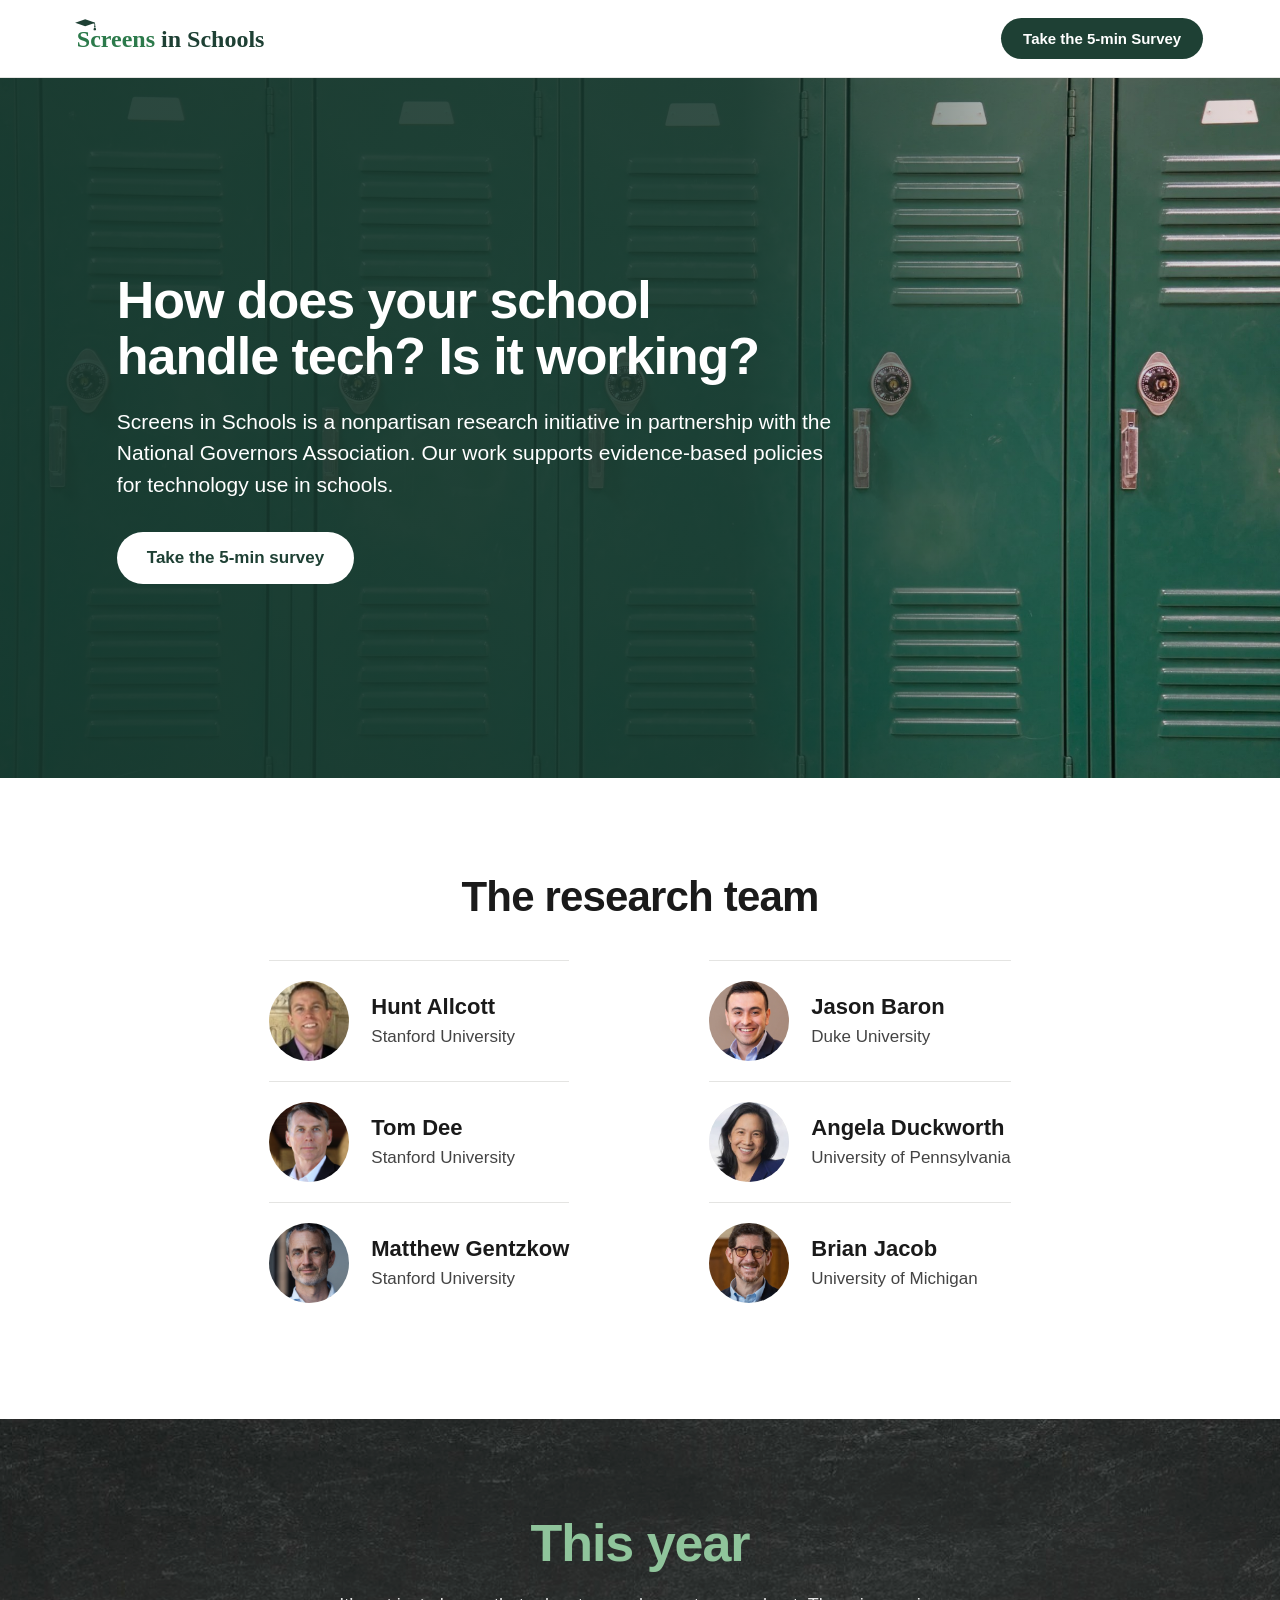
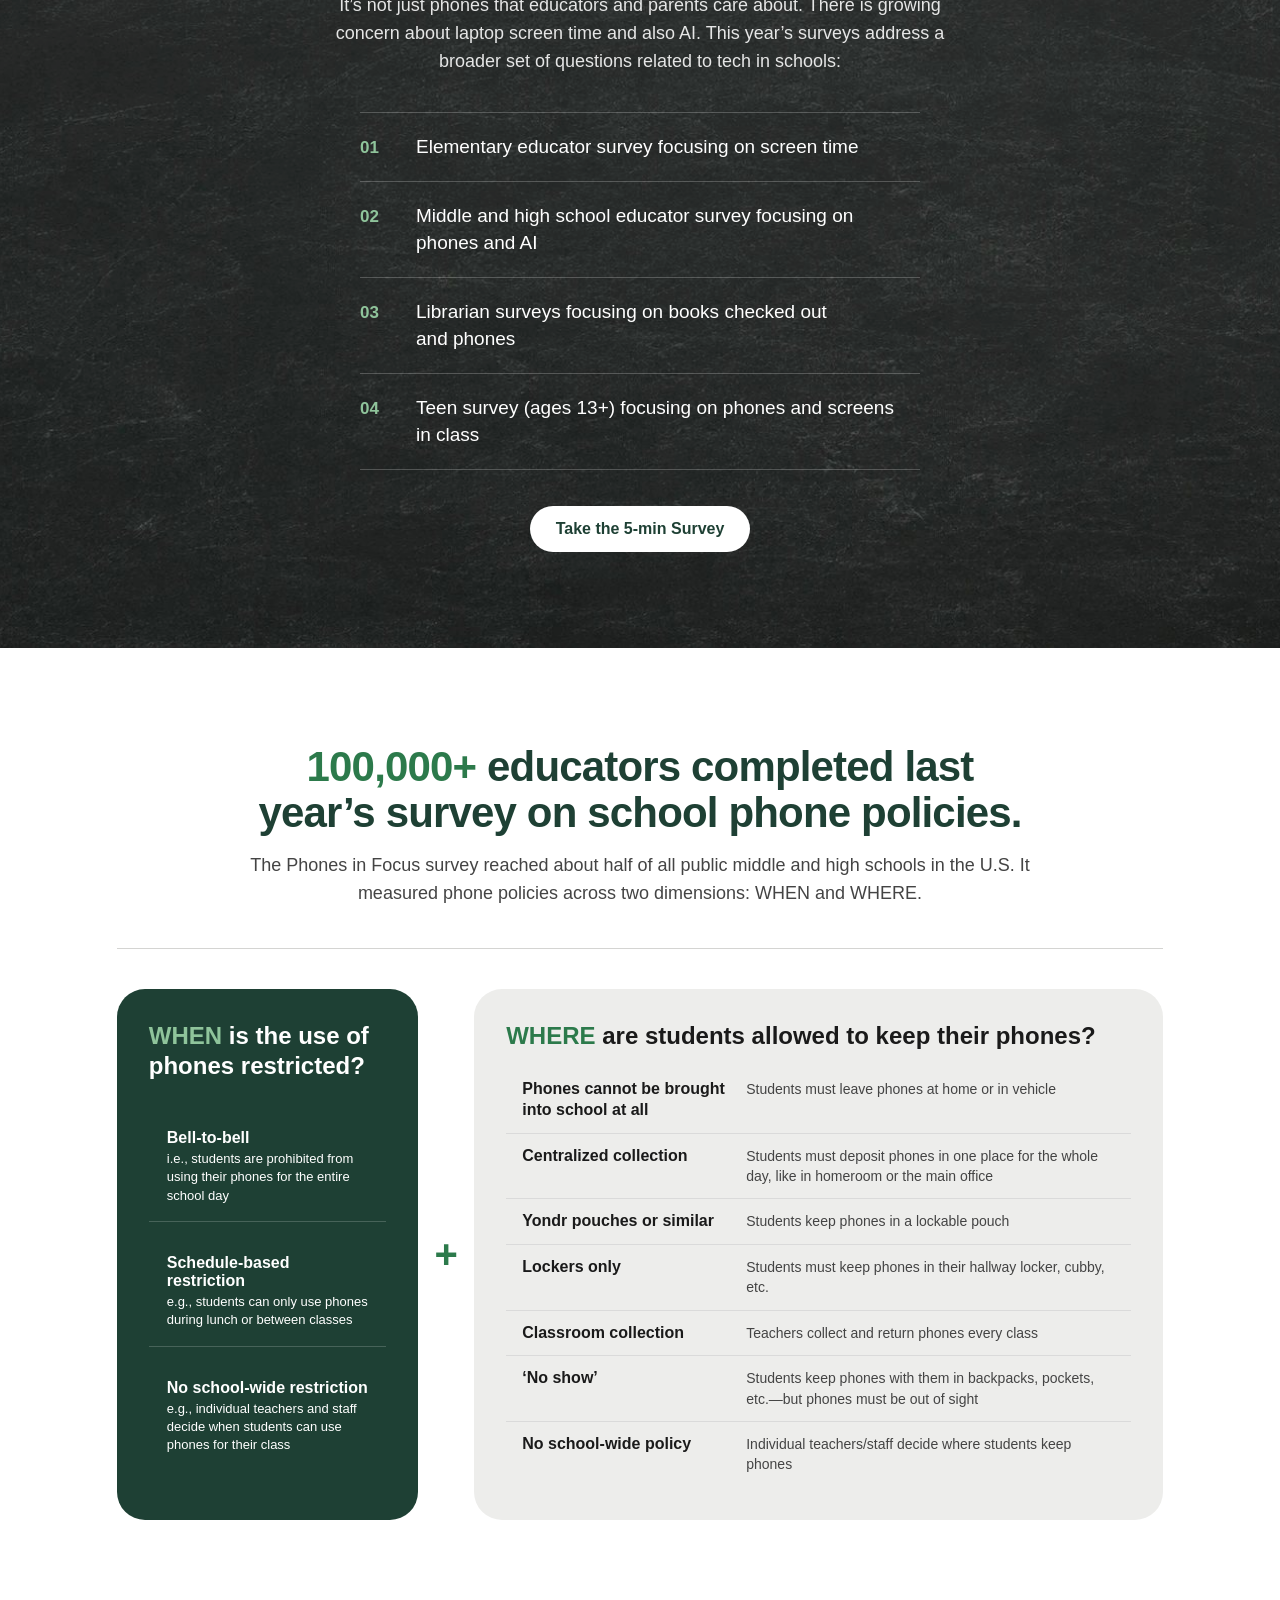
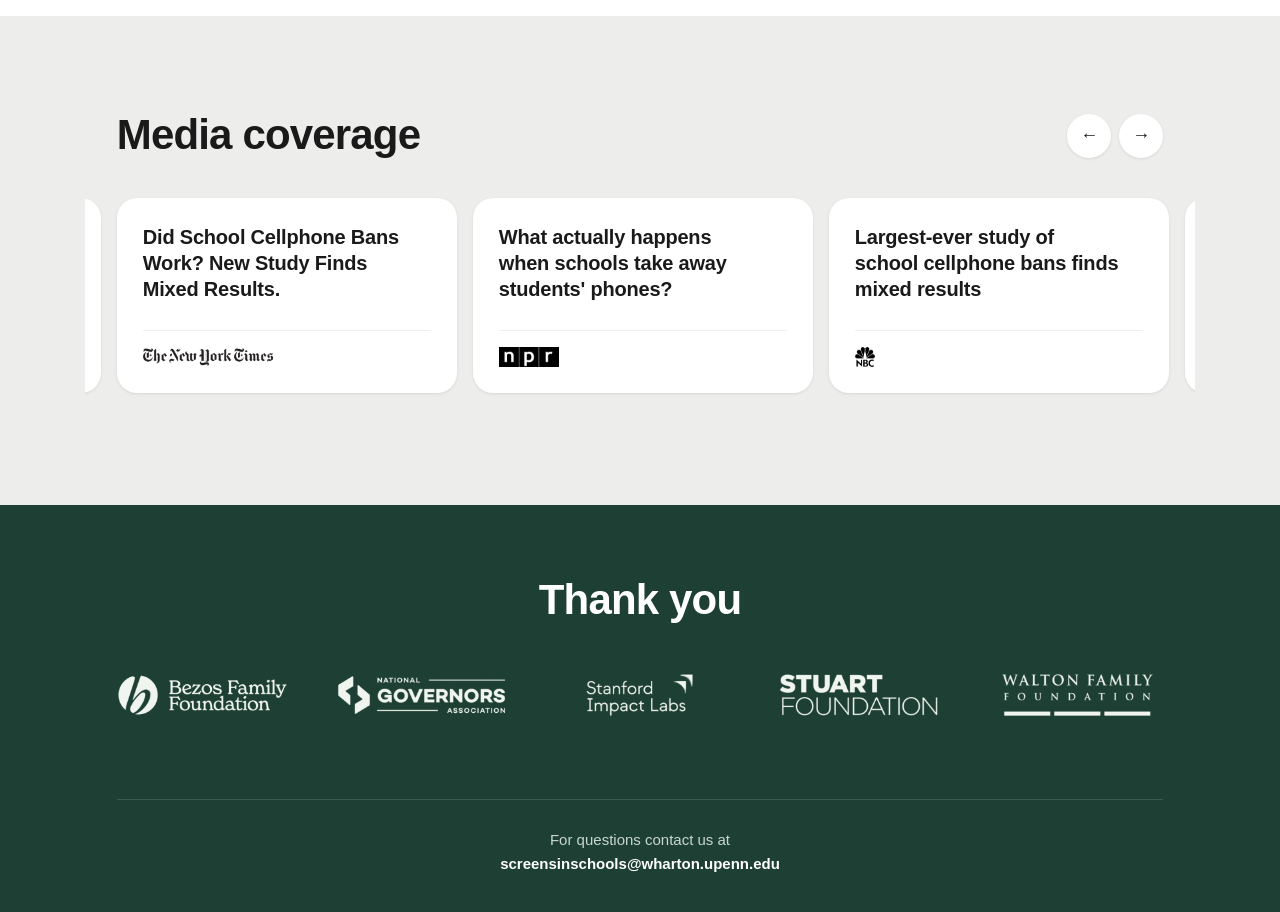
<file: site/about/index.html>
<!DOCTYPE html>
<html lang="en" id="top">
<head>
<meta charset="utf-8">
<meta name="viewport" content="width=device-width, initial-scale=1">
<title>Screens in Schools | Research on tech policy in K-12 schools</title>
<meta name="description" content="Screens in Schools is a nonpartisan research initiative in partnership with the National Governors Association. Our work supports evidence-based policies for technology use in schools.">
<link rel="canonical" href="https://screensinschools.org/about/">
<meta name="robots" content="index, follow">
<meta name="theme-color" content="#1E4034">

<!-- Social sharing (Facebook, LinkedIn, Slack, iMessage) -->
<meta property="og:type" content="website">
<meta property="og:site_name" content="Screens in Schools">
<meta property="og:title" content="Screens in Schools">
<meta property="og:description" content="How does your school handle tech? Is it working? A nonpartisan research initiative in partnership with the National Governors Association.">
<meta property="og:url" content="https://screensinschools.org/about/">
<meta property="og:image" content="https://screensinschools.org/about/assets/social-card.jpg">
<meta property="og:image:width" content="1200">
<meta property="og:image:height" content="630">
<meta property="og:image:alt" content="Screens in Schools logo">
<meta name="twitter:card" content="summary_large_image">
<meta name="twitter:title" content="Screens in Schools">
<meta name="twitter:description" content="How does your school handle tech? Is it working? A nonpartisan research initiative in partnership with the National Governors Association.">
<meta name="twitter:image" content="https://screensinschools.org/about/assets/social-card.jpg">

<!-- Structured data for search engines -->
<script type="application/ld+json">
{
  "@context": "https://schema.org",
  "@type": "ResearchOrganization",
  "name": "Screens in Schools",
  "alternateName": "Phones in Focus",
  "url": "https://screensinschools.org/about/",
  "logo": "https://screensinschools.org/about/assets/favicon-mark-512.png",
  "description": "A nonpartisan research initiative in partnership with the National Governors Association. Our work supports evidence-based policies for technology use in schools.",
  "email": "screensinschools@wharton.upenn.edu",
  "parentOrganization": { "@type": "CollegeOrUniversity", "name": "University of Pennsylvania" },
  "member": [
    { "@type": "Person", "name": "Hunt Allcott", "affiliation": "Stanford University" },
    { "@type": "Person", "name": "Jason Baron", "affiliation": "Duke University" },
    { "@type": "Person", "name": "Tom Dee", "affiliation": "Stanford University" },
    { "@type": "Person", "name": "Angela Duckworth", "affiliation": "University of Pennsylvania" },
    { "@type": "Person", "name": "Matthew Gentzkow", "affiliation": "Stanford University" },
    { "@type": "Person", "name": "Brian Jacob", "affiliation": "University of Michigan" }
  ]
}
</script>
<link rel="icon" type="image/png" sizes="64x64" href="assets/favicon-mark-64.png">
<link rel="icon" type="image/png" sizes="512x512" href="assets/favicon-mark-512.png">
<link rel="apple-touch-icon" href="assets/favicon-mark-512.png">
<link rel="preload" as="image" href="assets/hero-lockers-bank.jpg">
<link rel="stylesheet" href="styles.css">
</head>
<body>
<div class="page">

  <!-- 1. Header -->
  <header class="site-header">
    <div class="header-inner">
      <a class="brand" href="#top" aria-label="Screens in Schools">
        <span class="wordmark"><span class="wm-green">Screens</span><span class="wm-forest"> in Schools</span></span>
        <svg class="cap" viewBox="0 0 96 46" width="28.4" height="13.7" aria-hidden="true"><path d="M48 4 L82 16 L48 28 L14 16 Z" fill="currentColor"></path><circle cx="48" cy="13" r="2.5" fill="currentColor"></circle><path d="M48 13 C60 13.5 73 15 79.5 17.5 C80.3 21 80.5 24 80.5 27" stroke="currentColor" stroke-width="3" fill="none" stroke-linecap="round"></path><circle cx="80.5" cy="29.5" r="2.8" fill="currentColor"></circle><path d="M78.5 33 C76.5 35.5 76 38 76.3 40 C76.3 42.5 84.7 42.5 84.7 40 C85 38 84.5 35.5 82.5 33 Z" fill="currentColor"></path></svg>
      </a>
      <a class="pill pill-forest pill-header js-survey-url" href="https://screensinschools.org/?utm_source=sis&amp;utm_medium=web&amp;utm_campaign=about-page" target="_blank" rel="noopener"><span class="cta-long">Take the 5-min Survey</span><span class="cta-short">Take the Survey</span></a>
    </div>
  </header>

  <!-- 2. Hero -->
  <section class="hero" data-screen-label="Hero">
    <div class="hero-bg" aria-hidden="true"></div>
    <div class="hero-shade" aria-hidden="true"></div>
    <div class="wrap hero-inner">
      <div class="hero-text">
        <h1>How does your school handle tech? Is it working?</h1>
        <p>Screens in Schools is a nonpartisan research initiative in partnership with the National Governors Association. Our work supports evidence-based policies for technology use in schools.</p>
        <div class="hero-actions">
          <a class="pill pill-white pill-hero js-survey-url" href="https://screensinschools.org/?utm_source=sis&amp;utm_medium=web&amp;utm_campaign=about-page" target="_blank" rel="noopener">Take the 5-min survey</a>
        </div>
      </div>
    </div>
  </section>


  <!-- 7. Research team -->
  <section id="team" class="team wrap" data-screen-label="Team">
    <h2 class="team-h2">The research team</h2>
    <div id="team-grid" class="team-grid">
      <a href="https://allcott.people.stanford.edu/" target="_blank" rel="noopener"><span class="avatar"><img src="assets/team/allcott.png" alt="" style="--x:60%;--y:45%;--z:1.35"></span><span class="person"><span class="person-name">Hunt Allcott</span><span class="person-aff">Stanford University</span></span></a>
      <a href="https://scholars.duke.edu/person/jason.baron" target="_blank" rel="noopener"><span class="avatar"><img src="assets/team/baron.png" alt="" style="--x:50%;--y:50%;--z:1.1"></span><span class="person"><span class="person-name">Jason Baron</span><span class="person-aff">Duke University</span></span></a>
      <a href="https://ed.stanford.edu/faculty/tdee" target="_blank" rel="noopener"><span class="avatar"><img src="assets/team/dee.png" alt="" style="--x:50%;--y:50%;--z:1.3"></span><span class="person"><span class="person-name">Tom Dee</span><span class="person-aff">Stanford University</span></span></a>
      <a href="https://psychology.sas.upenn.edu/people/angela-duckworth" target="_blank" rel="noopener"><span class="avatar"><img src="assets/team/duckworth.png" alt="" style="--x:0%;--y:0%;--z:1"></span><span class="person"><span class="person-name">Angela Duckworth</span><span class="person-aff">University of Pennsylvania</span></span></a>
      <a href="https://economics.stanford.edu/people/matthew-gentzkow" target="_blank" rel="noopener"><span class="avatar"><img src="assets/team/gentzkow.png" alt="" style="--x:70%;--y:0%;--z:1.1"></span><span class="person"><span class="person-name">Matthew Gentzkow</span><span class="person-aff">Stanford University</span></span></a>
      <a href="https://fordschool.umich.edu/faculty/brian-jacob" target="_blank" rel="noopener"><span class="avatar"><img src="assets/team/jacob.png" alt="" style="--x:50%;--y:50%;--z:1.05"></span><span class="person"><span class="person-name">Brian Jacob</span><span class="person-aff">University of Michigan</span></span></a>
    </div>
  </section>

  <!-- 6. This year: centered blurb, numbered list, button -->
  <section id="survey-wrap" class="next" data-screen-label="Survey">
    <div class="wrap next-body">
      <div class="next-head">
        <h2 class="next-h2">This year</h2>
        <p class="next-lead">It’s not just phones that educators and parents care about. There is growing concern about laptop screen time and also AI. This year’s surveys address a broader set of questions related to tech in schools:</p>
      </div>
      <ol class="kf-list next-list">
        <li><div class="kf-row"><span class="kf-n">01</span><span class="kf-text">Elementary educator survey focusing on screen time</span></div></li>
        <li><div class="kf-row"><span class="kf-n">02</span><span class="kf-text">Middle and high school educator survey focusing on phones and AI</span></div></li>
        <li><div class="kf-row"><span class="kf-n">03</span><span class="kf-text">Librarian surveys focusing on books checked out and phones</span></div></li>
        <li><div class="kf-row"><span class="kf-n">04</span><span class="kf-text">Teen survey (ages 13+) focusing on phones and screens in class</span></div></li>
      </ol>
      <div class="kf-actions next-actions"><a class="pill pill-white pill-report js-survey-url" href="https://screensinschools.org/?utm_source=sis&amp;utm_medium=web&amp;utm_campaign=about-page" target="_blank" rel="noopener">Take the 5-min Survey</a></div>
    </div>
  </section>

  <!-- 4. The study -->
  <section id="policies" class="study" data-screen-label="The study">
    <div class="wrap study-inner">
      <div id="studyhead" class="study-head">
        <h2 class="study-h2"><span class="study-num">100,000+</span> <span class="study-word">educators</span> <span class="study-rest">completed last year’s survey on school phone policies.</span></h2>
        <p class="study-lead">The Phones in Focus survey reached about half of all public middle and high schools in the U.S. It measured phone policies across two dimensions: WHEN and WHERE.</p>
        <div class="study-rule"></div>
      </div>

      <div id="builder" class="builder">
        <div class="card card-when">
          <h3 class="card-title"><span class="when-word">WHEN</span> is the use of phones restricted?</h3>
          <div class="when-list">
            <div class="when-opt"><div class="opt-label">Bell-to-bell</div><div class="opt-def">i.e., students are prohibited from using their phones for the entire school day</div></div>
            <div class="when-opt"><div class="opt-label">Schedule-based restriction</div><div class="opt-def">e.g., students can only use phones during lunch or between classes</div></div>
            <div class="when-opt"><div class="opt-label">No school-wide restriction</div><div class="opt-def">e.g., individual teachers and staff decide when students can use phones for their class</div></div>
          </div>
        </div>
        <div id="plus" class="plus" aria-hidden="true">+</div>
        <div class="card card-where">
          <h3 class="card-title"><span class="where-word">WHERE</span> are students allowed to keep their phones?</h3>
          <div class="where-list">
            <div class="where-opt"><b>Phones cannot be brought into school at all</b><span>Students must leave phones at home or in vehicle</span></div>
            <div class="where-opt"><b>Centralized collection</b><span>Students must deposit phones in one place for the whole day, like in homeroom or the main office</span></div>
            <div class="where-opt"><b>Yondr pouches or similar</b><span>Students keep phones in a lockable pouch</span></div>
            <div class="where-opt"><b>Lockers only</b><span>Students must keep phones in their hallway locker, cubby, etc.</span></div>
            <div class="where-opt"><b>Classroom collection</b><span>Teachers collect and return phones every class</span></div>
            <div class="where-opt"><b>‘No show’</b><span>Students keep phones with them in backpacks, pockets, etc.—but phones must be out of sight</span></div>
            <div class="where-opt"><b>No school-wide policy</b><span>Individual teachers/staff decide where students keep phones</span></div>
          </div>
        </div>
      </div>

    </div>
  </section>




  <!-- 8. Media coverage -->
  <section id="news" class="news" data-screen-label="News">
    <div class="wrap news-inner">
      <div class="news-head">
        <h2>Media coverage</h2>
        <div class="news-arrows">
          <button type="button" class="news-arrow" id="news-prev" aria-label="Previous article" aria-controls="news-grid">←</button>
          <button type="button" class="news-arrow" id="news-next" aria-label="Next article" aria-controls="news-grid">→</button>
        </div>
      </div>
      <div id="news-grid" class="news-rail">
        <a class="news-card" href="https://www.nytimes.com/2026/05/04/us/did-school-cellphone-bans-study.html" target="_blank" rel="noopener"><div class="news-headline">Did School Cellphone Bans Work? New Study Finds Mixed Results.</div><div class="news-logo"><img loading="lazy" src="assets/news/nyt.png" alt="New York Times"></div></a>
        <a class="news-card" href="https://www.npr.org/2026/05/04/nx-s1-5810191/what-actually-happens-when-schools-take-away-students-phones" target="_blank" rel="noopener"><div class="news-headline">What actually happens when schools take away students' phones?</div><div class="news-logo"><img loading="lazy" src="assets/news/npr.png" alt="NPR"></div></a>
        <a class="news-card" href="https://www.nbcnews.com/tech/tech-news/largest-ever-study-school-cell-phone-bans-finds-mixed-results-rcna343761" target="_blank" rel="noopener"><div class="news-headline">Largest-ever study of school cellphone bans finds mixed results</div><div class="news-logo"><img loading="lazy" src="assets/news/nbc.png" alt="NBC News"></div></a>
        <a class="news-card" href="https://www.wsj.com/us-news/education/school-phone-ban-effectiveness-4dd792c2" target="_blank" rel="noopener"><div class="news-headline">More Schools Are Imposing Phone Bans. Do They Really Work?</div><div class="news-logo"><img loading="lazy" src="assets/news/wsj.png" alt="Wall Street Journal"></div></a>
        <a class="news-card" href="https://apnews.com/article/schools-cell-phone-bans-study-findings-aa47a0f655d922be9069dc9e1191683e" target="_blank" rel="noopener"><div class="news-headline">Five Things to Know About Largest Cell Phone Ban Study</div><div class="news-logo"><img loading="lazy" src="assets/news/ap.png" alt="AP"></div></a>
      </div>
    </div>
  </section>

  <!-- 9. Partners -->
  <section id="partners-band" class="partners-band" data-screen-label="Partners">
    <div class="wrap partners-inner">
      <h2>Thank you</h2>
      <div id="partners" class="partners">
        <div><img loading="lazy" src="assets/partners/p1-white.png" alt="Bezos Family Foundation"></div>
        <div><img loading="lazy" src="assets/partners/p3-white.png" alt="National Governors Association"></div>
        <div><img loading="lazy" src="assets/partners/p4-white.png" alt="Stanford Impact Labs"></div>
        <div><img loading="lazy" src="assets/partners/p5-white.png" alt="Stuart Foundation"></div>
        <div><img loading="lazy" src="assets/partners/p2-white.png" alt="Walton Family Foundation"></div>
      </div>
    </div>
  </section>

  <!-- 10. Footer -->
  <footer class="footer">
    <div id="footer" class="wrap">
      <div class="footer-inner">
        <div class="footer-text">For questions contact us at<br><a href="mailto:screensinschools@wharton.upenn.edu">screensinschools@wharton.upenn.edu</a></div>
      </div>
    </div>
  </footer>

</div>
<script src="app.js"></script>
</body>
</html>
</file>
<file: site/about/styles.css>
/* Screens in Schools — About / home page. Tokens and values from handoff/design_handoff_about_site/README.md (v10 desktop, v9 mobile). */
:root {
  --forest: #1E4034;
  --green: #2C7A4B;
  --green-light: #8FC49B;
  --ink: #1A1A1A;
  --body: #444444;
  --muted: #6B6B6B;
  --surface: #EDEDEB;
  --rule-header: #E4E4E2;
  --rule-list: #D4D4D2;
  --rule-where: #DADADA;
  --rule-news: #EFEFEF;
  --rule-footer: #3A5C50;
  --footer-text: #C9D6CF;
  --white: #FFFFFF;
  --font: 'Helvetica Neue', Helvetica, Arial, sans-serif;
  --gutter: clamp(32px, 6vw, 80px);
  --section-pad: clamp(56px, 8vw, 96px);
  --header-offset: 72px;
}

html { scroll-behavior: smooth; }
html, body { margin: 0; background: var(--white); }
*, *::before, *::after { box-sizing: border-box; }
img { max-width: 100%; }
a { color: var(--green); font-weight: 700; }
a:hover { color: var(--forest); }
h1, h2, p { margin: 0; }
button { font-family: inherit; }
a:focus-visible, button:focus-visible { outline: 3px solid var(--green); outline-offset: 3px; }
.hero :focus-visible, .next :focus-visible, .partners-band :focus-visible, .footer :focus-visible { outline-color: var(--green-light); }

.page {
  font-family: var(--font);
  color: var(--ink);
  background: var(--white);
  -webkit-font-smoothing: antialiased;
}
.wrap { max-width: 1200px; margin: 0 auto; padding-inline: var(--gutter); }
section[id], #survey-wrap { scroll-margin-top: var(--header-offset); }

/* Section headings */
.study-h2, .team-h2, .news-head h2, .partners-inner h2 {
  font-weight: 700;
  font-size: clamp(28px, 4vw, 42px);
  line-height: 1.1;
  letter-spacing: -0.02em;
  text-wrap: balance;
}

/* Pills */
.pill {
  display: inline-block;
  text-decoration: none;
  font-weight: 700;
  border-radius: 999px;
  white-space: nowrap;
  transition: background-color 160ms, color 160ms;
}
.pill-forest { background: var(--forest); color: var(--white); }
.pill-forest:hover { background: var(--green); color: var(--white); }
.pill-white { background: var(--white); color: var(--forest); }
.pill-white:hover { background: var(--surface); color: var(--forest); }
.pill-hero { font-size: 17px; padding: 16px 30px; }
.pill-report { font-size: 16px; padding: 14px 26px; }

/* 1. Header: white sticky bar, logo left, survey button right (no nav) */
.site-header {
  background: var(--white);
  position: sticky;
  top: 0;
  z-index: 5;
  border-bottom: 1px solid var(--rule-header);
}
.header-inner { padding: 18px var(--gutter); display: flex; justify-content: space-between; align-items: center; gap: 24px; }
.brand { position: relative; display: inline-block; text-decoration: none; }
.wordmark {
  display: block;
  font-family: Georgia, serif;
  font-weight: 700;
  font-size: 24px;
  line-height: 1;
  white-space: nowrap;
}
.wm-green { color: var(--green); }
.wm-forest { color: var(--forest); }
.cap { position: absolute; top: -8.5px; left: -6.2px; color: var(--forest); }
.pill-header { font-size: 15px; padding: 12px 22px; }
.cta-short { display: none; }

/* 2. Hero */
.hero {
  position: relative;
  background: var(--forest);
  min-height: min(80vh, 700px);
  display: flex;
  align-items: center;
  overflow: hidden;
}
.hero-bg {
  position: absolute; inset: 0;
  background: url('assets/hero-lockers-bank.jpg') center / cover no-repeat;
}
.hero-shade {
  position: absolute; inset: 0;
  background: linear-gradient(90deg, rgba(23,56,46,0.92) 0%, rgba(23,56,46,0.88) 58%, rgba(23,56,46,0.25) 82%, rgba(23,56,46,0.10) 100%);
}
.hero-inner { position: relative; width: 100%; padding-block: clamp(72px, 10vw, 120px); }
.hero-text { color: var(--white); max-width: 720px; }
.hero h1 {
  font-weight: 700;
  font-size: clamp(32px, 4.2vw, 52px);
  line-height: 1.08;
  letter-spacing: -0.02em;
  text-wrap: balance;
}
.hero p {
  font-size: clamp(18px, 2vw, 21px);
  line-height: 1.5;
  margin-top: 22px;
  text-wrap: pretty;
}
.hero-actions { display: flex; flex-wrap: wrap; gap: 12px; margin-top: 32px; }

/* 4. The study */
.study { background: var(--white); }
.study-inner { padding-block: var(--section-pad); }
.study-head { text-align: center; }
.study-h2 { margin: 0 auto; max-width: 900px; color: var(--forest); }
.study-num { color: var(--green); }
.study-lead {
  font-size: 18px;
  line-height: 1.55;
  color: var(--body);
  margin: 16px auto 0;
  max-width: 860px;
  text-wrap: pretty;
}
.study-rule { height: 1px; background: var(--rule-list); margin-top: 40px; }

.builder {
  display: grid;
  grid-template-columns: minmax(0, 0.7fr) 56px minmax(0, 1.6fr);
  margin-top: 40px;
  align-items: stretch;
}
.card { border-radius: 28px; padding: 32px; }
.card-when { background: var(--forest); color: var(--white); display: flex; flex-direction: column; }
.card-where { background: var(--surface); }
.card-title { margin: 0; font-weight: 700; font-size: 24px; line-height: 1.25; text-wrap: balance; }
.when-word { color: var(--green-light); }
.where-word { color: var(--green); }
.plus {
  display: flex; align-items: center; justify-content: center;
  font-size: 40px; font-weight: 700; color: var(--green); align-self: stretch;
}

.when-list { display: flex; flex-direction: column; justify-content: space-evenly; flex: 1; margin-top: 16px; }
.when-opt { padding: 16px 18px; color: var(--white); border-bottom: 1px solid rgba(255,255,255,0.18); }
.when-opt:last-child { border-bottom-color: transparent; }
.when-opt .opt-label { font-weight: 700; font-size: 16px; }
.when-opt .opt-def { font-size: 13px; line-height: 1.4; margin-top: 3px; }

.where-list { display: flex; flex-direction: column; margin-top: 16px; }
.where-opt {
  display: grid;
  grid-template-columns: 210px minmax(0, 1fr);
  gap: 14px;
  align-items: baseline;
  padding: 12px 16px;
  border-bottom: 1px solid var(--rule-where);
}
.where-opt:last-child { border-bottom-color: transparent; }
.where-opt b { font-size: 16px; line-height: 1.3; }
.where-opt span { font-size: 14px; line-height: 1.45; color: var(--body); }

.kf-list { list-style: none; padding: 0; margin: 0; border-top: 1px solid var(--rule-list); }
.kf-list li { display: block; padding: 18px 0; border-bottom: 1px solid var(--rule-list); }
.kf-list .kf-row {
  display: grid; grid-template-columns: 36px minmax(0, 1fr); gap: 14px; align-items: baseline;
  text-decoration: none; color: var(--ink); font-weight: 400;
}
.kf-n { font-weight: 700; font-size: 15px; color: var(--green); }
.kf-text { font-size: 16px; line-height: 1.45; font-weight: 400; text-wrap: pretty; }
.kf-actions { display: flex; margin-top: 32px; }

/* 6. What's next: chalkboard band, centered blurb, numbered list, button */
.next {
  position: relative;
  background: #26292A url('assets/chalkboard.jpg') center / cover no-repeat;
  color: var(--white);
}
.next::before { content: ""; position: absolute; inset: 0; background: rgba(0, 0, 0, 0.06); pointer-events: none; }
.next-body { position: relative; padding-block: var(--section-pad); }
.next-head { text-align: center; }
.next-h2 {
  font-weight: 700;
  font-size: clamp(34px, 5vw, 52px);
  line-height: 1.1;
  letter-spacing: -0.02em;
  margin: 0 auto;
  max-width: 900px;
  color: var(--green-light);
  text-wrap: balance;
}
.next-lead { font-size: 18px; line-height: 1.55; color: rgba(255,255,255,0.88); margin: 20px auto 0; max-width: 620px; text-wrap: pretty; }
.next-list { max-width: 560px; margin: 36px auto 0; border-top-color: rgba(255,255,255,0.22); }
.next-list li { padding: 20px 0; border-bottom-color: rgba(255,255,255,0.22); }
.next-list .kf-row { grid-template-columns: 40px minmax(0, 1fr); gap: 16px; color: var(--white); }
.next-list .kf-n { font-size: 17px; color: var(--green-light); }
.next-list .kf-text { font-size: 19px; line-height: 1.45; }
.next-actions { justify-content: center; margin-top: 36px; }

/* 7. Research team */
.team { padding-block: var(--section-pad); }
.team-h2 { text-align: center; }
.team-grid {
  display: grid;
  grid-template-columns: repeat(2, max-content);
  justify-content: center;
  gap: 0 140px;
  margin: 40px auto 0;
}
.team-grid > a {
  display: grid;
  grid-template-columns: 80px max-content;
  gap: 22px;
  align-items: center;
  padding: 20px 0;
  border-top: 1px solid var(--rule-header);
  text-decoration: none;
  color: var(--ink);
  transition: color 160ms;
}
.team-grid > a:hover, .team-grid > a:focus-visible { color: var(--green); }
.avatar {
  width: 80px; height: 80px; border-radius: 999px; overflow: hidden;
  background: var(--surface); flex-shrink: 0; display: block;
}
.avatar img {
  width: 100%; height: 100%; display: block; object-fit: cover;
  object-position: var(--x, 50%) var(--y, 50%);
  transform: scale(var(--z, 1));
  transform-origin: var(--x, 50%) var(--y, 50%);
}
.person { white-space: nowrap; display: block; }
.person-name { display: block; font-size: 22px; font-weight: 700; line-height: 1.3; }
.person-aff { display: block; font-size: 17px; line-height: 1.5; color: var(--body); margin-top: 3px; font-weight: 400; }

/* 8. Media coverage */
.news { background: var(--surface); }
.news-inner { padding-block: var(--section-pad); }
.news-head { display: flex; justify-content: space-between; align-items: flex-end; gap: 24px; }
.news-head h2 { max-width: 640px; }
.news-arrows { display: flex; gap: 8px; flex-shrink: 0; }
.news-arrow {
  width: 44px; height: 44px; border-radius: 999px; border: 0;
  background: var(--white); color: var(--ink); font-size: 18px; cursor: pointer;
  box-shadow: 0 1px 3px rgba(28,28,26,0.10);
  transition: background-color 160ms, color 160ms;
}
.news-arrow:hover { background: var(--forest); color: var(--white); }
.news-rail {
  display: flex; gap: 16px;
  overflow-x: auto; scrollbar-width: none;
  padding: 12px 32px 40px; margin: 28px -32px -24px;
}
.news-rail::-webkit-scrollbar { display: none; }
.news-card {
  flex: 0 0 340px;
  display: flex; flex-direction: column; justify-content: space-between; gap: 28px;
  background: var(--white); border-radius: 20px; padding: 26px; min-height: 190px;
  text-decoration: none; color: var(--ink);
  box-shadow: 0 1px 3px rgba(28,28,26,0.10);
  transition: box-shadow 160ms, transform 160ms;
}
.news-card:hover, .news-card:focus-visible { box-shadow: 0 14px 30px rgba(30,64,52,0.14); transform: translateY(-2px); color: var(--ink); }
.news-headline { font-size: 20px; line-height: 1.3; font-weight: 700; letter-spacing: -0.01em; text-wrap: pretty; }
.news-logo { padding-top: 16px; border-top: 1px solid var(--rule-news); }
.news-logo img { height: 20px; width: auto; max-width: 130px; object-fit: contain; object-position: left; display: block; }

/* 9. Partners */
.partners-band { background: var(--forest); }
.partners-inner { padding-block: clamp(48px, 6vw, 72px); }
.partners-inner h2 { color: var(--white); text-align: center; text-wrap: initial; }
.partners {
  display: grid;
  grid-template-columns: repeat(5, minmax(0, 1fr));
  gap: 24px 48px;
  margin-top: 40px;
  align-items: center;
}
.partners > div { height: 64px; display: flex; align-items: center; justify-content: center; }
.partners img { max-height: 44px; max-width: 100%; width: auto; object-fit: contain; }

/* 10. Footer */
.footer { background: var(--forest); }
.footer-inner {
  border-top: 1px solid var(--rule-footer);
  padding: 28px 0 36px;
  display: flex; flex-wrap: wrap; gap: 16px 64px;
  justify-content: center; align-items: flex-start;
}
.footer-text { font-size: 15px; line-height: 1.6; color: var(--footer-text); text-align: center; }
.footer-text a { color: var(--white); font-weight: 700; text-decoration: none; }
.footer-text a:hover { color: var(--green-light); }

/* Breakpoints */
@media (max-width: 900px) {
  .team-grid { grid-template-columns: repeat(3, minmax(0, 1fr)); gap: 32px 24px; max-width: 760px; }
  .builder { grid-template-columns: 1fr; }
  .plus { padding: 8px 0; }
  .partners { display: flex; flex-wrap: wrap; justify-content: center; gap: 24px 48px; }
  .partners > div { width: calc(33.333% - 32px); }
  .team-grid > a { grid-template-columns: 1fr; justify-items: center; gap: 12px; padding: 0; border-top: 0; text-align: center; }
  .avatar { width: 96px; height: 96px; }
  .person { white-space: normal; }
}
@media (max-width: 720px) {
  .news-card { flex-basis: 280px; }
  .partners > div { width: calc(50% - 24px); }
}

/* Mobile layout (reference/About Page v9 Mobile.dc.html, 390px frame) */
@media (max-width: 640px) {
  :root { --gutter: 24px; --section-pad: 56px; --header-offset: 64px; }

  .header-inner { padding: 14px 16px; gap: 10px; }
  .wordmark { font-size: 20px; }
  .pill-header { font-size: 13px; padding: 10px 12px; }
  .cta-long { display: none; }
  .cta-short { display: inline; }

  .hero { align-items: flex-end; min-height: 0; }
  .hero-bg {
    background-size: auto 125%;
    background-position: center 100%;
  }
  .hero-shade { background: linear-gradient(180deg, rgba(23,56,46,0.10) 0%, rgba(23,56,46,0.55) 30%, rgba(23,56,46,0.96) 58%, rgba(23,56,46,1) 100%); }
  .hero-inner { padding: 180px 24px 52px; }
  .hero h1 { font-size: 34px; }
  .hero p { font-size: 17px; margin-top: 16px; }
  .hero-actions { margin-top: 24px; }
  .pill-hero { flex: 1; text-align: center; font-size: 16px; padding: 15px 28px; }

  .study-inner { padding-inline: 20px; }
  .study-head { text-align: center; padding: 0 4px; }
  .study-h2 { font-size: 34px; color: var(--green); max-width: none; text-wrap: initial; }
  .study-word { color: var(--green); }
  .study-rest {
    display: block; color: var(--forest);
    font-size: 18px; line-height: 1.35; letter-spacing: 0;
    margin: 10px auto 0; max-width: 320px; text-wrap: balance;
  }
  .study-lead { margin: 14px auto 0; max-width: none; }
  .study-rule { margin-top: 32px; }
  .builder { margin-top: 28px; }
  .card { border-radius: 24px; padding: 24px 20px; }
  .card-title { font-size: 20px; }
  .when-list { justify-content: flex-start; }
  .when-opt .opt-label { font-size: 17px; }
  .when-opt .opt-def { font-size: 14px; }
  .plus { font-size: 36px; padding: 6px 0; line-height: 1; }
  .where-opt { display: flex; flex-direction: column; gap: 3px; padding: 12px 14px; }

  .kf-actions { margin-top: 24px; }
  .pill-report { flex: 1; text-align: center; font-size: 15px; padding: 14px 24px; }

  .next-h2 { font-size: 30px; }
  .next-lead { margin-top: 14px; }
  .next-list { margin: 24px 12px 0; }
  .next-list .kf-row { padding-left: 14px; }
  .next-list .kf-text { font-size: 17px; }
  .next-list .kf-n { font-size: 15px; }
  .next-actions { margin-top: 24px; }

  .team-h2 { font-size: 28px; }
  .team-grid { grid-template-columns: repeat(2, minmax(0, 1fr)); gap: 28px 16px; margin: 28px auto 0; }
  .team-grid > a { gap: 10px; }
  .avatar { width: 88px; height: 88px; }
  .person-name { font-size: 16px; }
  .person-aff { font-size: 14px; line-height: 1.4; }

  .news-head { gap: 16px; }
  .news-head h2 { font-size: 28px; }
  .news-rail {
    gap: 12px; scroll-snap-type: x mandatory; scroll-padding-left: 24px;
    padding: 12px 24px 32px; margin: 20px -24px -24px;
  }
  .news-card { flex-basis: 290px; scroll-snap-align: start; gap: 24px; border-radius: 18px; padding: 22px; min-height: 170px; }
  .news-headline { font-size: 17px; }

  .partners-inner { padding-block: 48px; }
  .partners-inner h2 { font-size: 26px; }
  .partners { display: grid; grid-template-columns: minmax(0, 1fr); gap: 22px; margin-top: 28px; justify-items: center; }
  .partners > div { height: 56px; width: 220px; }
}

@media (prefers-reduced-motion: reduce) {
  html { scroll-behavior: auto; }
  .news-card, .pill { transition: none; }
}
</file>
